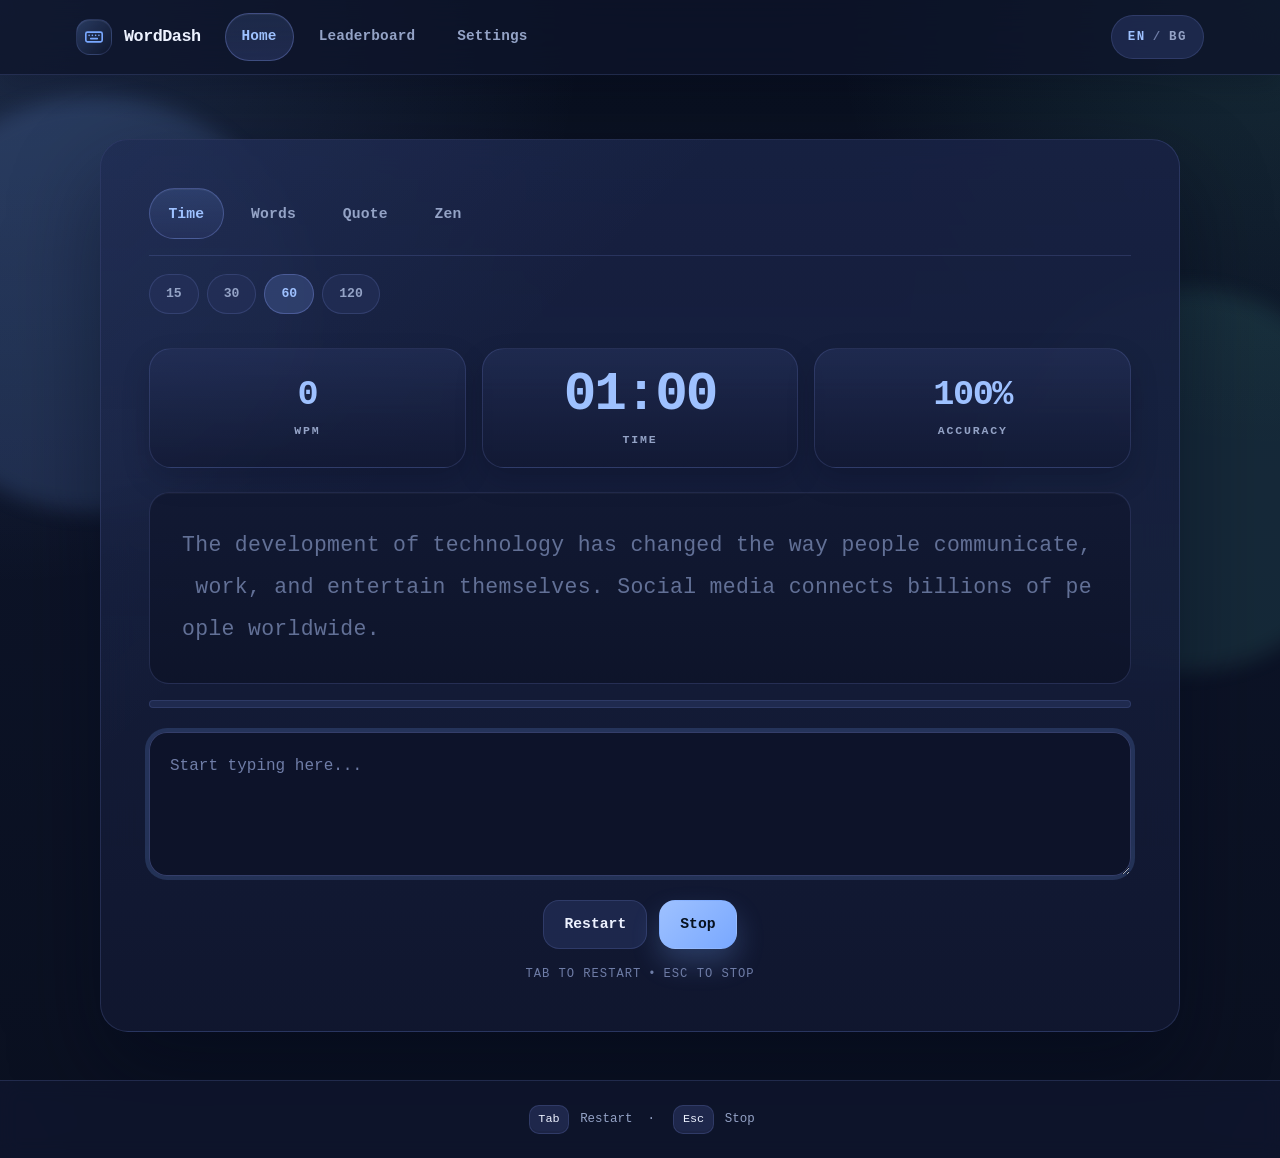
<file: src/index.html>
<!DOCTYPE html>
<html lang="en" data-theme="dark" data-lang="en" data-font="mono" data-caret="line">
<head>
  <meta charset="UTF-8" />
  <meta name="viewport" content="width=device-width, initial-scale=1.0" />
  <meta name="description" content="WordDash — measure your typing speed and accuracy in English and Bulgarian." />
  <title>WordDash — Typing Speed Test</title>

  <!-- Flash prevention: apply theme + lang before CSS renders -->
  <script>
    (function () {
      try {
        var s = JSON.parse(localStorage.getItem('wds_settings') || '{}');
        var l = localStorage.getItem('wds_lang');
        var h = document.documentElement;
        h.dataset.theme = s.theme || 'dark';
        h.dataset.lang  = l ? JSON.parse(l) : 'en';
        h.dataset.font  = s.font  || 'mono';
        h.dataset.caret = s.caret || 'line';
      } catch (e) {}
    })();
  </script>

  <link rel="stylesheet" href="css/themes.css" />
  <link rel="stylesheet" href="css/styles.css" />
  <link rel="stylesheet" href="css/animations.css" />
</head>
<body>

  <!-- Navigation (injected by nav.js) -->
  <nav id="main-nav" role="navigation" aria-label="Main navigation"></nav>

  <main>
    <div class="test-card" role="main">

      <!-- ── Mode tabs ──────────────────────────────────────── -->
      <div class="mode-tabs" role="tablist" aria-label="Test mode">
        <button class="mode-tab active" role="tab" aria-selected="true"
                data-mode="time"  data-i18n="mode.time">Time</button>
        <button class="mode-tab" role="tab" aria-selected="false"
                data-mode="words" data-i18n="mode.words">Words</button>
        <button class="mode-tab" role="tab" aria-selected="false"
                data-mode="quote" data-i18n="mode.quote">Quote</button>
        <button class="mode-tab" role="tab" aria-selected="false"
                data-mode="zen"   data-i18n="mode.zen">Zen</button>
      </div>

      <!-- ── Sub-options ────────────────────────────────────── -->
      <div class="mode-options" aria-label="Mode options">
        <div class="options-group" id="options-time">
          <button class="mode-option" data-value="15">15</button>
          <button class="mode-option" data-value="30">30</button>
          <button class="mode-option active" data-value="60">60</button>
          <button class="mode-option" data-value="120">120</button>
        </div>
        <div class="options-group hidden" id="options-words">
          <button class="mode-option" data-value="10">10</button>
          <button class="mode-option active" data-value="25">25</button>
          <button class="mode-option" data-value="50">50</button>
          <button class="mode-option" data-value="100">100</button>
        </div>
        <div class="options-group hidden" id="options-quote">
          <button class="mode-option active" data-value="short"
                  data-i18n="quote.short">Short</button>
          <button class="mode-option" data-value="medium"
                  data-i18n="quote.medium">Medium</button>
          <button class="mode-option" data-value="long"
                  data-i18n="quote.long">Long</button>
          <button class="mode-option" data-value="mixed"
                  data-i18n="quote.mixed">Mixed</button>
        </div>
        <!-- zen has no sub-options — empty group keeps min-height -->
        <div class="options-group hidden" id="options-zen"></div>
      </div>

      <!-- ── Typing area (hidden when results are shown) ────── -->
      <div id="typing-area">

        <!-- Live stats -->
        <div class="live-stats" aria-live="polite" aria-atomic="true">
          <div class="stat">
            <span class="stat-value" id="live-wpm">0</span>
            <span class="stat-label" data-i18n="stats.wpm">WPM</span>
          </div>
          <div class="stat">
            <span class="stat-value timer-value" id="timer-display">01:00</span>
            <span class="stat-label" data-i18n="stats.time">Time</span>
          </div>
          <div class="stat">
            <span class="stat-value" id="live-accuracy">100%</span>
            <span class="stat-label" data-i18n="stats.accuracy">Accuracy</span>
          </div>
        </div>

        <!-- Reference paragraph (rendered by highlighter.js) -->
        <div id="paragraph-display" class="paragraph"
             aria-label="Text to type" aria-live="polite"></div>

        <!-- Progress bar -->
        <div class="progress-track" role="progressbar"
             aria-valuenow="0" aria-valuemin="0" aria-valuemax="100"
             aria-label="Typing progress">
          <div id="progress-bar" class="progress-bar"></div>
        </div>

        <!-- Input -->
        <textarea
          id="text-input"
          class="typing-input"
          autocomplete="off"
          autocorrect="off"
          autocapitalize="off"
          spellcheck="false"
          data-i18n-placeholder="test.placeholder"
          placeholder="Start typing here..."
          aria-label="Typing input"
        ></textarea>

        <!-- Controls -->
        <div class="controls">
          <button id="restart-btn" class="btn btn-secondary"
                  data-i18n="test.restart">Restart</button>
          <button id="stop-btn" class="btn btn-primary"
                  data-i18n="test.stop">Stop</button>
        </div>

        <p class="hint" data-i18n="test.hint">Tab to restart&nbsp;•&nbsp;Esc to stop</p>
      </div>

      <!-- ── Results panel ──────────────────────────────────── -->
      <div id="results-panel" aria-live="assertive" aria-label="Test results">

        <div class="results-headline">
          <h2 data-i18n="results.title">Test Complete</h2>
          <div class="results-wpm-hero">
            <span class="wpm-number" id="result-wpm">0</span>
            <span class="wpm-label" data-i18n="results.wpm">WPM</span>
          </div>
        </div>

        <div class="results-grid">
          <div class="result-item">
            <span class="result-value" id="result-net-wpm">0</span>
            <span class="result-label" data-i18n="results.net-wpm">Net WPM</span>
          </div>
          <div class="result-item">
            <span class="result-value" id="result-accuracy">0%</span>
            <span class="result-label" data-i18n="results.accuracy">Accuracy</span>
          </div>
          <div class="result-item">
            <span class="result-value" id="result-chars">0/0</span>
            <span class="result-label" data-i18n="results.chars">Characters</span>
          </div>
          <div class="result-item">
            <span class="result-value" id="result-time">0s</span>
            <span class="result-label" data-i18n="results.time">Time</span>
          </div>
          <div class="result-item">
            <span class="result-value result-value--sm" id="result-mode">—</span>
            <span class="result-label" data-i18n="results.mode">Mode</span>
          </div>
          <div class="result-item">
            <span class="result-value result-value--sm" id="result-lang">EN</span>
            <span class="result-label" data-i18n="lb.col-lang">Lang</span>
          </div>
        </div>

        <!-- Save to leaderboard -->
        <div id="save-prompt" class="save-prompt" style="display:none;">
          <input type="text" id="player-name-input" maxlength="24"
                 data-i18n-placeholder="results.name-placeholder"
                 placeholder="Your name…"
                 aria-label="Your name for the leaderboard" />
          <button id="save-score-btn" class="btn btn-primary"
                  data-i18n="results.save">Save Score</button>
        </div>

        <div class="result-actions">
          <button id="try-again-btn" class="btn btn-secondary"
                  data-i18n="results.try-again">Try Again</button>
          <button id="new-test-btn" class="btn btn-primary"
                  data-i18n="results.new-test">New Test</button>
        </div>

      </div>
      <!-- / results-panel -->

    </div>
    <!-- / test-card -->
  </main>

  <footer>
    <p>
      <kbd>Tab</kbd> <span data-i18n="test.restart">Restart</span>
      &nbsp;·&nbsp;
      <kbd>Esc</kbd> <span data-i18n="test.stop">Stop</span>
    </p>
  </footer>

  <script src="js/data/i18n/en.js"></script>
  <script src="js/data/i18n/bg.js"></script>
  <script src="js/data/paragraphs.js"></script>
  <script src="js/data/quotes.js"></script>
  <script src="js/data/words.js"></script>
  <script src="js/worddash.js"></script>
  <script src="js/script.js"></script>
</body>
</html>
</file>
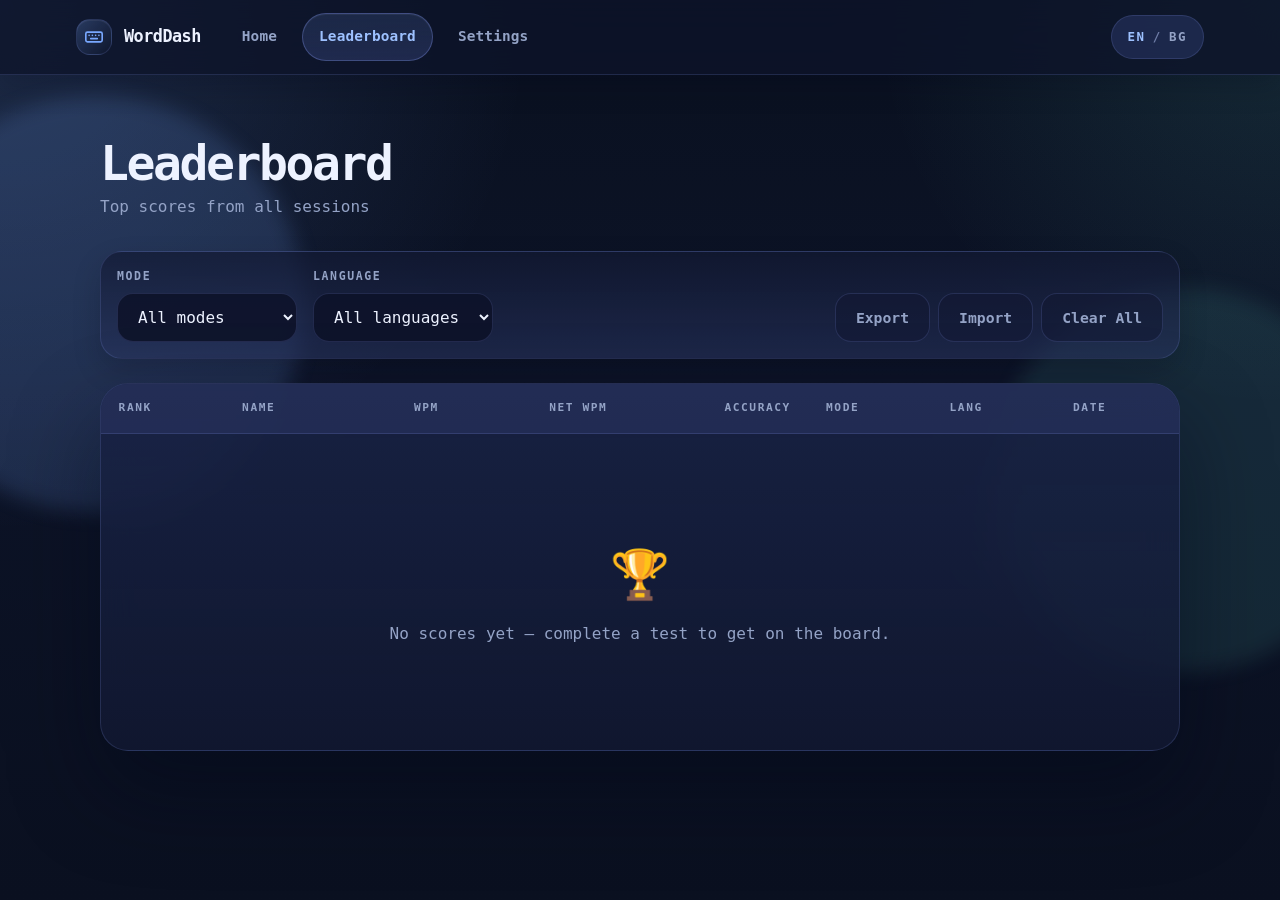
<file: src/leaderboard.html>
<!DOCTYPE html>
<html lang="en" data-theme="dark" data-lang="en" data-font="mono" data-caret="line">
<head>
  <meta charset="UTF-8" />
  <meta name="viewport" content="width=device-width, initial-scale=1.0" />
  <title>WordDash — Leaderboard</title>

  <script>
    (function () {
      try {
        var s = JSON.parse(localStorage.getItem('wds_settings') || '{}');
        var l = localStorage.getItem('wds_lang');
        var h = document.documentElement;
        h.dataset.theme = s.theme || 'dark';
        h.dataset.lang  = l ? JSON.parse(l) : 'en';
        h.dataset.font  = s.font  || 'mono';
        h.dataset.caret = s.caret || 'line';
      } catch (e) {}
    })();
  </script>

  <link rel="stylesheet" href="css/themes.css" />
  <link rel="stylesheet" href="css/styles.css" />
  <link rel="stylesheet" href="css/animations.css" />
  <link rel="stylesheet" href="css/leaderboard.css" />
</head>
<body>

  <nav id="main-nav" role="navigation" aria-label="Main navigation"></nav>

  <main>
    <div class="leaderboard-layout">

      <header class="page-header">
        <h1 data-i18n="lb.title">Leaderboard</h1>
        <p data-i18n="lb.subtitle">Top scores from all sessions</p>
      </header>

      <!-- Action bar -->
      <div class="lb-actions">
        <div class="lb-filters">
          <div class="lb-filter-group">
            <label for="filter-mode" data-i18n="lb.filter-label-mode">Mode</label>
            <select id="filter-mode" class="lb-select" aria-label="Filter by mode">
              <option value="" data-i18n="lb.filter-mode">All modes</option>
              <option value="time-15">time-15</option>
              <option value="time-30">time-30</option>
              <option value="time-60">time-60</option>
              <option value="time-120">time-120</option>
              <option value="words-10">words-10</option>
              <option value="words-25">words-25</option>
              <option value="words-50">words-50</option>
              <option value="words-100">words-100</option>
              <option value="quote-short">quote-short</option>
              <option value="quote-medium">quote-medium</option>
              <option value="quote-long">quote-long</option>
              <option value="zen">zen</option>
            </select>
          </div>

          <div class="lb-filter-group">
            <label for="filter-lang" data-i18n="lb.filter-label-lang">Language</label>
            <select id="filter-lang" class="lb-select" aria-label="Filter by language">
              <option value="" data-i18n="lb.filter-lang">All languages</option>
              <option value="en" data-i18n="lb.lang-en">English</option>
              <option value="bg" data-i18n="lb.lang-bg">Bulgarian</option>
            </select>
          </div>
        </div>

        <div class="lb-action-btns">
          <button id="export-btn" class="btn btn-ghost"
                  data-i18n="lb.export">Export</button>
          <label class="btn btn-ghost" for="import-input" style="cursor:pointer;"
                 data-i18n="lb.import">Import</label>
          <input type="file" id="import-input" class="lb-file-input"
                 accept=".json" aria-label="Import scores file" />
          <button id="clear-btn" class="btn btn-ghost"
                  data-i18n="lb.clear">Clear All</button>
        </div>
      </div>

      <!-- Score table -->
      <div class="lb-table-wrap">
        <table class="lb-table" id="scores-table">
          <thead>
            <tr>
              <th data-i18n="lb.col-rank">Rank</th>
              <th data-i18n="lb.col-name">Name</th>
              <th class="num" data-i18n="lb.col-wpm">WPM</th>
              <th class="num" data-i18n="lb.col-net">Net WPM</th>
              <th class="num" data-i18n="lb.col-acc">Accuracy</th>
              <th data-i18n="lb.col-mode">Mode</th>
              <th data-i18n="lb.col-lang">Lang</th>
              <th data-i18n="lb.col-date">Date</th>
            </tr>
          </thead>
          <tbody>
            <!-- Populated by leaderboard.js -->
          </tbody>
        </table>
      </div>

    </div>
  </main>

  <script src="js/data/i18n/en.js"></script>
  <script src="js/data/i18n/bg.js"></script>
  <script src="js/worddash.js"></script>
  <script src="js/pages/leaderboard.js"></script>
</body>
</html>
</file>
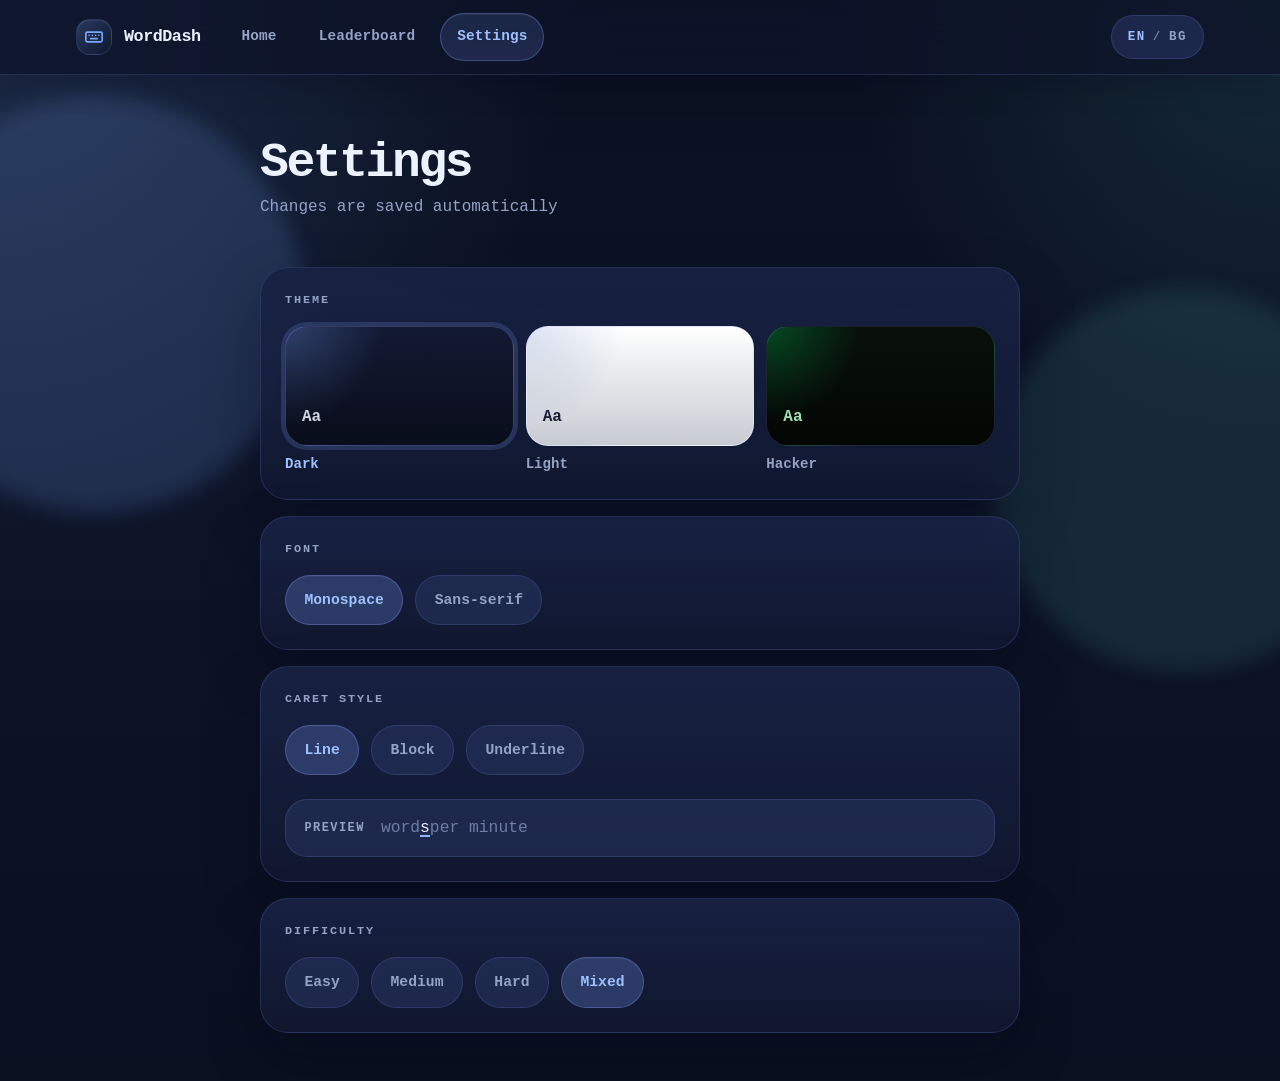
<file: src/settings.html>
<!DOCTYPE html>
<html lang="en" data-theme="dark" data-lang="en" data-font="mono" data-caret="line">
<head>
  <meta charset="UTF-8" />
  <meta name="viewport" content="width=device-width, initial-scale=1.0" />
  <title>WordDash — Settings</title>

  <script>
    (function () {
      try {
        var s = JSON.parse(localStorage.getItem('wds_settings') || '{}');
        var l = localStorage.getItem('wds_lang');
        var h = document.documentElement;
        h.dataset.theme = s.theme || 'dark';
        h.dataset.lang  = l ? JSON.parse(l) : 'en';
        h.dataset.font  = s.font  || 'mono';
        h.dataset.caret = s.caret || 'line';
      } catch (e) {}
    })();
  </script>

  <link rel="stylesheet" href="css/themes.css" />
  <link rel="stylesheet" href="css/styles.css" />
  <link rel="stylesheet" href="css/animations.css" />
  <link rel="stylesheet" href="css/settings.css" />
</head>
<body>

  <nav id="main-nav" role="navigation" aria-label="Main navigation"></nav>

  <main>
    <div class="settings-layout">

      <header class="page-header">
        <h1 data-i18n="settings.title">Settings</h1>
        <p data-i18n="settings.subtitle">Changes are saved automatically</p>
      </header>

      <form id="settings-form" novalidate>

        <!-- Theme -->
        <section class="setting-card">
          <p class="setting-title" data-i18n="settings.theme">Theme</p>
          <div class="theme-group">
            <input type="radio" name="theme" id="theme-dark" value="dark" />
            <label class="theme-swatch" for="theme-dark">
              <span class="swatch-preview dark-swatch">Aa</span>
              <span class="swatch-label" data-i18n="settings.theme-dark">Dark</span>
            </label>

            <input type="radio" name="theme" id="theme-light" value="light" />
            <label class="theme-swatch" for="theme-light">
              <span class="swatch-preview light-swatch">Aa</span>
              <span class="swatch-label" data-i18n="settings.theme-light">Light</span>
            </label>

            <input type="radio" name="theme" id="theme-hacker" value="hacker" />
            <label class="theme-swatch" for="theme-hacker">
              <span class="swatch-preview hacker-swatch">Aa</span>
              <span class="swatch-label" data-i18n="settings.theme-hacker">Hacker</span>
            </label>
          </div>
        </section>

        <!-- Font -->
        <section class="setting-card">
          <p class="setting-title" data-i18n="settings.font">Font</p>
          <div class="pill-group">
            <input type="radio" name="font" id="font-mono" value="mono" />
            <label for="font-mono" data-i18n="settings.font-mono">Monospace</label>

            <input type="radio" name="font" id="font-sans" value="sans" />
            <label for="font-sans" data-i18n="settings.font-sans">Sans-serif</label>
          </div>
        </section>

        <!-- Caret style -->
        <section class="setting-card">
          <p class="setting-title" data-i18n="settings.caret">Caret Style</p>
          <div class="pill-group">
            <input type="radio" name="caret" id="caret-line" value="line" />
            <label for="caret-line" data-i18n="settings.caret-line">Line</label>

            <input type="radio" name="caret" id="caret-block" value="block" />
            <label for="caret-block" data-i18n="settings.caret-block">Block</label>

            <input type="radio" name="caret" id="caret-underline" value="underline" />
            <label for="caret-underline" data-i18n="settings.caret-under">Underline</label>
          </div>

          <div class="caret-preview-wrap">
            <span class="caret-preview-label" data-i18n="settings.preview">Preview</span>
            <span class="caret-preview-text">
              word<span class="caret-char preview-line">s</span>per minute
            </span>
          </div>
        </section>

        <!-- Difficulty -->
        <section class="setting-card">
          <p class="setting-title" data-i18n="settings.difficulty">Difficulty</p>
          <div class="pill-group">
            <input type="radio" name="difficulty" id="diff-easy" value="easy" />
            <label for="diff-easy" data-i18n="settings.diff-easy">Easy</label>

            <input type="radio" name="difficulty" id="diff-medium" value="medium" />
            <label for="diff-medium" data-i18n="settings.diff-medium">Medium</label>

            <input type="radio" name="difficulty" id="diff-hard" value="hard" />
            <label for="diff-hard" data-i18n="settings.diff-hard">Hard</label>

            <input type="radio" name="difficulty" id="diff-mixed" value="mixed" />
            <label for="diff-mixed" data-i18n="settings.diff-mixed">Mixed</label>
          </div>
        </section>

      </form>
    </div>
  </main>

  <script src="js/data/i18n/en.js"></script>
  <script src="js/data/i18n/bg.js"></script>
  <script src="js/worddash.js"></script>
  <script src="js/pages/settings.js"></script>
</body>
</html>
</file>
<file: src/css/themes.css>
/* ============================================================
   WORDDASH - Design System Tokens
   Default theme: dark
   Variants: [data-theme="light"], [data-theme="hacker"]
   ============================================================ */

:root {
  color-scheme: dark;
  --bg: #0b1020;
  --bg-soft: #121933;
  --surface: rgba(18, 25, 51, 0.82);
  --surface-strong: rgba(24, 34, 68, 0.94);
  --surface-alt: rgba(40, 52, 95, 0.72);
  --surface-elevated: rgba(14, 20, 42, 0.94);
  --border: rgba(143, 164, 255, 0.16);
  --border-strong: rgba(143, 164, 255, 0.3);
  --text: #edf2ff;
  --text-muted: #94a3c6;
  --text-soft: #6f7da7;
  --accent: #79a8ff;
  --accent-strong: #9ec1ff;
  --accent-hover: #5f8ff0;
  --accent-warm: #6ee7d8;
  --correct: #8be28c;
  --error-text: #ff889d;
  --error-bg: rgba(255, 136, 157, 0.16);
  --pending: #627096;
  --caret: #8eb3ff;
  --selection: rgba(121, 168, 255, 0.25);
  --bg-gradient:
    radial-gradient(circle at top left, rgba(121, 168, 255, 0.18), transparent 34%),
    radial-gradient(circle at top right, rgba(110, 231, 216, 0.12), transparent 26%),
    linear-gradient(180deg, #09101f 0%, #0d1428 42%, #0a1020 100%);
  --bg-orb-1: rgba(121, 168, 255, 0.16);
  --bg-orb-2: rgba(110, 231, 216, 0.1);
  --shadow-sm: 0 12px 28px rgba(3, 8, 24, 0.18);
  --shadow-md: 0 24px 56px rgba(2, 6, 23, 0.3);
  --shadow-lg: 0 40px 90px rgba(2, 6, 23, 0.42);
  --shadow-focus: 0 0 0 4px rgba(121, 168, 255, 0.18);
  --font-ui: "Segoe UI Variable Text", "Aptos", "Segoe UI", system-ui, sans-serif;
  --font-mono: "Cascadia Code", "JetBrains Mono", "Fira Code", "Consolas", monospace;
  --sp-1: 4px;
  --sp-2: 8px;
  --sp-3: 12px;
  --sp-4: 16px;
  --sp-5: 24px;
  --sp-6: 32px;
  --sp-7: 48px;
  --sp-8: 64px;
  --sp-9: 88px;
  --max-w: 1080px;
  --content-narrow: 760px;
  --nav-h: 74px;
  --r-card: 28px;
  --r-panel: 22px;
  --r-btn: 16px;
  --r-pill: 999px;
  --r-input: 18px;
  --t-fast: 140ms ease;
  --t-base: 240ms ease;
  --t-slow: 420ms cubic-bezier(0.16, 1, 0.3, 1);
}

[data-theme="light"] {
  color-scheme: light;
  --bg: #f4f7fb;
  --bg-soft: #ebf0f7;
  --surface: rgba(255, 255, 255, 0.86);
  --surface-strong: rgba(255, 255, 255, 0.96);
  --surface-alt: rgba(230, 238, 249, 0.86);
  --surface-elevated: rgba(247, 250, 255, 0.96);
  --border: rgba(59, 92, 145, 0.14);
  --border-strong: rgba(59, 92, 145, 0.28);
  --text: #17223d;
  --text-muted: #60708f;
  --text-soft: #8290ab;
  --accent: #2454b8;
  --accent-strong: #163f94;
  --accent-hover: #1b4599;
  --accent-warm: #0d8f87;
  --correct: #287347;
  --error-text: #bf4661;
  --error-bg: rgba(191, 70, 97, 0.12);
  --pending: #9aa8c0;
  --caret: #2454b8;
  --selection: rgba(36, 84, 184, 0.18);
  --bg-gradient:
    radial-gradient(circle at top left, rgba(36, 84, 184, 0.12), transparent 28%),
    radial-gradient(circle at top right, rgba(13, 143, 135, 0.1), transparent 24%),
    linear-gradient(180deg, #f8fbff 0%, #eff4fb 52%, #edf2f9 100%);
  --bg-orb-1: rgba(36, 84, 184, 0.11);
  --bg-orb-2: rgba(13, 143, 135, 0.08);
  --shadow-sm: 0 12px 28px rgba(15, 23, 42, 0.08);
  --shadow-md: 0 22px 54px rgba(15, 23, 42, 0.12);
  --shadow-lg: 0 36px 90px rgba(15, 23, 42, 0.16);
  --shadow-focus: 0 0 0 4px rgba(36, 84, 184, 0.12);
}

[data-theme="hacker"] {
  color-scheme: dark;
  --bg: #040805;
  --bg-soft: #07100a;
  --surface: rgba(4, 12, 7, 0.82);
  --surface-strong: rgba(8, 18, 11, 0.94);
  --surface-alt: rgba(7, 20, 12, 0.82);
  --surface-elevated: rgba(2, 9, 5, 0.96);
  --border: rgba(0, 255, 110, 0.16);
  --border-strong: rgba(0, 255, 110, 0.32);
  --text: #b7ffd0;
  --text-muted: #54a16f;
  --text-soft: #2f6543;
  --accent: #00ff6e;
  --accent-strong: #72ffae;
  --accent-hover: #00db5f;
  --accent-warm: #8eff62;
  --correct: #8eff62;
  --error-text: #ff6b6b;
  --error-bg: rgba(255, 107, 107, 0.16);
  --pending: #23432d;
  --caret: #00ff6e;
  --selection: rgba(0, 255, 110, 0.18);
  --bg-gradient:
    radial-gradient(circle at top left, rgba(0, 255, 110, 0.14), transparent 32%),
    radial-gradient(circle at top right, rgba(142, 255, 98, 0.08), transparent 24%),
    linear-gradient(180deg, #020503 0%, #040805 52%, #020503 100%);
  --bg-orb-1: rgba(0, 255, 110, 0.1);
  --bg-orb-2: rgba(142, 255, 98, 0.06);
  --shadow-sm: 0 12px 28px rgba(0, 0, 0, 0.28);
  --shadow-md: 0 24px 56px rgba(0, 0, 0, 0.4);
  --shadow-lg: 0 40px 90px rgba(0, 0, 0, 0.54);
  --shadow-focus: 0 0 0 4px rgba(0, 255, 110, 0.14);
}

[data-font="mono"] {
  --font-ui: var(--font-mono);
}

[data-font="sans"] {
  --font-ui: "Segoe UI Variable Text", "Aptos", "Segoe UI", system-ui, sans-serif;
}

[data-font="serif"] {
  --font-ui: "Georgia", "Times New Roman", serif;
}
</file>
<file: src/css/styles.css>
/* ============================================================
   WORDDASH - Global Styles
   Depends on: themes.css
   ============================================================ */

*, *::before, *::after {
  box-sizing: border-box;
  margin: 0;
  padding: 0;
}

html {
  font-size: 16px;
  scroll-behavior: smooth;
  -webkit-text-size-adjust: 100%;
}

body {
  position: relative;
  min-height: 100vh;
  display: flex;
  flex-direction: column;
  overflow-x: hidden;
  font-family: var(--font-ui);
  line-height: 1.5;
  color: var(--text);
  background: var(--bg-gradient);
  transition: background var(--t-base), color var(--t-base);
  -webkit-font-smoothing: antialiased;
}

body::before,
body::after {
  content: "";
  position: fixed;
  border-radius: 999px;
  filter: blur(10px);
  pointer-events: none;
  z-index: -1;
}

body::before {
  width: 26rem;
  height: 26rem;
  top: 6rem;
  left: -7rem;
  background: var(--bg-orb-1);
}

body::after {
  width: 24rem;
  height: 24rem;
  top: 18rem;
  right: -6rem;
  background: var(--bg-orb-2);
}

::selection {
  background: var(--selection);
}

a {
  color: inherit;
}

button,
input,
select,
textarea {
  font: inherit;
}

button:focus-visible,
a:focus-visible,
input:focus-visible,
select:focus-visible,
textarea:focus-visible {
  outline: none;
  box-shadow: var(--shadow-focus);
}

nav#main-nav {
  position: sticky;
  top: 0;
  z-index: 200;
  min-height: var(--nav-h);
  backdrop-filter: blur(18px);
  background: color-mix(in srgb, var(--surface-elevated) 82%, transparent);
  border-bottom: 1px solid var(--border);
  box-shadow: var(--shadow-sm);
}

.nav-inner {
  max-width: calc(var(--max-w) + 96px);
  min-height: var(--nav-h);
  margin: 0 auto;
  padding: 0 var(--sp-5);
  display: flex;
  align-items: center;
  gap: var(--sp-4);
}

.nav-brand {
  display: inline-flex;
  align-items: center;
  gap: var(--sp-3);
  text-decoration: none;
  color: var(--text);
  font-size: 1.05rem;
  font-weight: 700;
  letter-spacing: -0.03em;
  transition: transform var(--t-fast), color var(--t-fast);
}

.nav-brand:hover {
  color: var(--accent-strong);
  transform: translateY(-1px);
}

.nav-brand-icon {
  width: 2.25rem;
  height: 2.25rem;
  padding: 0.45rem;
  color: var(--accent);
  background: linear-gradient(135deg, color-mix(in srgb, var(--accent) 24%, transparent), transparent);
  border: 1px solid var(--border);
  border-radius: 14px;
  box-shadow: inset 0 1px 0 rgba(255, 255, 255, 0.06);
  flex-shrink: 0;
}

.nav-brand-text {
  white-space: nowrap;
}

.nav-links {
  list-style: none;
  display: flex;
  gap: var(--sp-2);
  margin-left: var(--sp-2);
}

.nav-links a {
  display: block;
  padding: 0.78rem 1rem;
  border-radius: var(--r-pill);
  border: 1px solid transparent;
  text-decoration: none;
  color: var(--text-muted);
  font-size: 0.9rem;
  font-weight: 600;
  letter-spacing: 0.01em;
  transition: color var(--t-fast), background var(--t-fast), border-color var(--t-fast);
}

.nav-links a:hover {
  color: var(--text);
  background: color-mix(in srgb, var(--surface-alt) 88%, transparent);
  border-color: var(--border);
}

.nav-links a.active {
  color: var(--accent-strong);
  background: linear-gradient(180deg, color-mix(in srgb, var(--accent) 14%, transparent), color-mix(in srgb, var(--surface-alt) 95%, transparent));
  border-color: var(--border-strong);
  box-shadow: inset 0 1px 0 rgba(255, 255, 255, 0.05);
}

.lang-toggle {
  margin-left: auto;
  display: inline-flex;
  align-items: center;
  gap: 0.45rem;
  padding: 0.72rem 1rem;
  background: color-mix(in srgb, var(--surface-alt) 86%, transparent);
  color: var(--text-muted);
  border: 1px solid var(--border);
  border-radius: var(--r-pill);
  cursor: pointer;
  font-size: 0.78rem;
  font-weight: 700;
  letter-spacing: 0.12em;
  transition: transform var(--t-fast), border-color var(--t-fast), color var(--t-fast), background var(--t-fast);
}

.lang-toggle:hover {
  transform: translateY(-1px);
  color: var(--text);
  border-color: var(--border-strong);
}

.lang-toggle .lang-active {
  color: var(--accent-strong);
}

.lang-toggle .lang-sep {
  color: var(--text-soft);
}

.nav-hamburger {
  display: none;
  margin-left: auto;
  padding: 0.8rem;
  border: 1px solid var(--border);
  border-radius: 14px;
  background: color-mix(in srgb, var(--surface-alt) 82%, transparent);
  cursor: pointer;
}

.nav-hamburger span {
  display: block;
  width: 1.15rem;
  height: 2px;
  margin: 4px 0;
  background: var(--text-muted);
  border-radius: 999px;
  transition: background var(--t-fast);
}

.nav-hamburger:hover span {
  background: var(--text);
}

main {
  flex: 1;
  display: flex;
  justify-content: center;
  padding: var(--sp-8) var(--sp-5) var(--sp-7);
}

footer {
  padding: var(--sp-5);
  text-align: center;
  color: var(--text-muted);
  font-size: 0.78rem;
  border-top: 1px solid var(--border);
  background: color-mix(in srgb, var(--surface) 72%, transparent);
  backdrop-filter: blur(10px);
}

footer kbd {
  display: inline-flex;
  align-items: center;
  justify-content: center;
  min-width: 2rem;
  padding: 0.3rem 0.55rem;
  margin: 0 0.2rem;
  font-family: var(--font-mono);
  font-size: 0.74rem;
  border-radius: 10px;
  border: 1px solid var(--border);
  background: color-mix(in srgb, var(--surface-alt) 90%, transparent);
  color: var(--text);
  box-shadow: inset 0 -2px 0 rgba(0, 0, 0, 0.08);
}

.test-card,
.setting-card,
.lb-table-wrap {
  backdrop-filter: blur(18px);
}

.test-card {
  width: min(100%, var(--max-w));
  align-self: flex-start;
  position: relative;
  overflow: hidden;
  padding: var(--sp-7);
  background: linear-gradient(180deg, color-mix(in srgb, var(--surface-strong) 98%, transparent), color-mix(in srgb, var(--surface) 94%, transparent));
  border: 1px solid var(--border);
  border-radius: var(--r-card);
  box-shadow: var(--shadow-lg);
}

.test-card::before {
  content: "";
  position: absolute;
  inset: 0;
  background: linear-gradient(135deg, color-mix(in srgb, var(--accent) 8%, transparent), transparent 32%);
  pointer-events: none;
}

.test-card > * {
  position: relative;
}

.mode-tabs {
  display: flex;
  flex-wrap: wrap;
  gap: var(--sp-2);
  margin-bottom: var(--sp-4);
  padding-bottom: var(--sp-4);
  border-bottom: 1px solid var(--border);
}

.mode-tab {
  padding: 0.85rem 1.15rem;
  border: 1px solid transparent;
  border-radius: var(--r-pill);
  background: transparent;
  color: var(--text-muted);
  font-size: 0.92rem;
  font-weight: 700;
  letter-spacing: 0.01em;
  cursor: pointer;
  transition: transform var(--t-fast), color var(--t-fast), background var(--t-fast), border-color var(--t-fast);
}

.mode-tab:hover {
  transform: translateY(-1px);
  color: var(--text);
  background: color-mix(in srgb, var(--surface-alt) 84%, transparent);
  border-color: var(--border);
}

.mode-tab.active {
  color: var(--accent-strong);
  background: linear-gradient(180deg, color-mix(in srgb, var(--accent) 16%, transparent), color-mix(in srgb, var(--surface-alt) 95%, transparent));
  border-color: var(--border-strong);
  box-shadow: inset 0 1px 0 rgba(255, 255, 255, 0.05);
}

.mode-options {
  min-height: 2.75rem;
  margin-bottom: var(--sp-6);
  display: flex;
  align-items: center;
}

.options-group {
  display: flex;
  flex-wrap: wrap;
  gap: var(--sp-2);
}

.options-group.hidden {
  display: none;
}

.mode-option {
  padding: 0.58rem 1rem;
  border-radius: var(--r-pill);
  border: 1px solid var(--border);
  background: color-mix(in srgb, var(--surface-alt) 74%, transparent);
  color: var(--text-muted);
  font-size: 0.82rem;
  font-weight: 700;
  cursor: pointer;
  transition: transform var(--t-fast), border-color var(--t-fast), color var(--t-fast), background var(--t-fast);
}

.mode-option:hover {
  transform: translateY(-1px);
  color: var(--text);
  border-color: var(--border-strong);
}

.mode-option.active {
  color: var(--accent-strong);
  background: color-mix(in srgb, var(--accent) 12%, var(--surface-alt));
  border-color: var(--border-strong);
}

.live-stats {
  display: grid;
  grid-template-columns: repeat(3, minmax(0, 1fr));
  gap: var(--sp-4);
  margin-bottom: var(--sp-5);
}

.stat {
  min-height: 7.5rem;
  display: flex;
  flex-direction: column;
  justify-content: center;
  align-items: center;
  gap: 0.55rem;
  padding: var(--sp-4);
  background: linear-gradient(180deg, color-mix(in srgb, var(--surface-alt) 72%, transparent), color-mix(in srgb, var(--surface) 90%, transparent));
  border: 1px solid var(--border);
  border-radius: var(--r-panel);
  box-shadow: var(--shadow-sm);
}

.stat-value {
  min-width: 4ch;
  color: var(--accent-strong);
  font-size: clamp(1.75rem, 3vw, 2.2rem);
  line-height: 1;
  font-weight: 800;
  text-align: center;
  letter-spacing: -0.04em;
  font-variant-numeric: tabular-nums;
}

.stat-value.timer-value {
  font-family: var(--font-mono);
  font-size: clamp(2.1rem, 4.5vw, 3.4rem);
}

.stat-label {
  color: var(--text-muted);
  font-size: 0.72rem;
  font-weight: 700;
  letter-spacing: 0.16em;
  text-transform: uppercase;
}

.paragraph {
  margin-bottom: var(--sp-4);
  min-height: 10rem;
  padding: clamp(1.2rem, 3vw, 2rem);
  background: linear-gradient(180deg, color-mix(in srgb, var(--bg-soft) 92%, transparent), color-mix(in srgb, var(--surface-elevated) 96%, transparent));
  border: 1px solid var(--border);
  border-radius: calc(var(--r-panel) - 2px);
  box-shadow: inset 0 1px 0 rgba(255, 255, 255, 0.03);
  font-family: var(--font-mono);
  font-size: clamp(1.08rem, 2.15vw, 1.34rem);
  line-height: 1.95;
  letter-spacing: 0.015em;
  word-break: break-word;
  user-select: none;
}

.char {
  position: relative;
  color: var(--pending);
  transition: color var(--t-fast), background var(--t-fast);
}

.char.correct {
  color: var(--correct);
}

.char.incorrect {
  color: var(--error-text);
  background: var(--error-bg);
  border-radius: 4px;
  animation: wrongPulse 0.3s ease;
}

.char.pending {
  color: var(--pending);
}

.char.caret {
  position: relative;
}

.char.caret::after {
  content: "";
  position: absolute;
  left: 0;
  bottom: -1px;
  width: 100%;
  height: 2px;
  background: var(--caret);
  border-radius: 999px;
  animation: caretBlink 1.1s step-end infinite;
}

[data-caret="block"] .char.caret {
  background: var(--caret);
  color: var(--bg) !important;
  border-radius: 4px;
}

[data-caret="block"] .char.caret::after {
  display: none;
}

[data-caret="underline"] .char.caret::after {
  bottom: -3px;
}

.progress-track {
  margin-bottom: var(--sp-5);
  height: 0.5rem;
  background: color-mix(in srgb, var(--surface-alt) 90%, transparent);
  border-radius: var(--r-pill);
  overflow: hidden;
  border: 1px solid color-mix(in srgb, var(--border) 80%, transparent);
}

.progress-bar {
  width: 0%;
  height: 100%;
  border-radius: var(--r-pill);
  background: linear-gradient(90deg, var(--accent), var(--accent-warm));
  box-shadow: 0 0 24px color-mix(in srgb, var(--accent) 38%, transparent);
  transition: width var(--t-fast);
}

.typing-input {
  display: block;
  width: 100%;
  min-height: 9rem;
  margin-bottom: var(--sp-5);
  padding: 1.2rem 1.25rem;
  resize: vertical;
  border: 1px solid var(--border);
  border-radius: calc(var(--r-panel) - 4px);
  background: color-mix(in srgb, var(--surface-elevated) 95%, transparent);
  color: var(--text);
  font-family: var(--font-mono);
  font-size: 1rem;
  line-height: 1.75;
  transition: border-color var(--t-fast), box-shadow var(--t-fast), background var(--t-fast);
}

.typing-input::placeholder {
  color: var(--text-soft);
}

.typing-input:focus {
  border-color: var(--border-strong);
  box-shadow: var(--shadow-focus);
}

.typing-input:disabled {
  opacity: 0.5;
  cursor: not-allowed;
}

.controls {
  display: flex;
  justify-content: center;
  gap: var(--sp-3);
  margin-bottom: var(--sp-4);
}

.hint {
  text-align: center;
  color: var(--text-soft);
  font-size: 0.76rem;
  letter-spacing: 0.08em;
  text-transform: uppercase;
}

.btn {
  display: inline-flex;
  align-items: center;
  justify-content: center;
  gap: var(--sp-2);
  min-height: 3rem;
  padding: 0.78rem 1.25rem;
  border-radius: var(--r-btn);
  border: 1px solid transparent;
  font-size: 0.92rem;
  font-weight: 700;
  text-decoration: none;
  cursor: pointer;
  transition: transform var(--t-fast), border-color var(--t-fast), background var(--t-fast), color var(--t-fast), box-shadow var(--t-fast), opacity var(--t-fast);
}

.btn:hover {
  transform: translateY(-1px);
}

.btn:active {
  transform: translateY(0);
}

.btn-primary {
  color: #06111f;
  background: linear-gradient(135deg, var(--accent-strong), var(--accent));
  box-shadow: 0 14px 28px color-mix(in srgb, var(--accent) 24%, transparent);
}

.btn-primary:hover {
  background: linear-gradient(135deg, var(--accent-strong), var(--accent-hover));
}

.btn-secondary,
.btn-ghost {
  color: var(--text);
  border-color: var(--border);
  background: color-mix(in srgb, var(--surface-alt) 82%, transparent);
}

.btn-secondary:hover,
.btn-ghost:hover {
  border-color: var(--border-strong);
  background: color-mix(in srgb, var(--surface-alt) 100%, transparent);
}

.btn-ghost {
  color: var(--text-muted);
  background: color-mix(in srgb, var(--surface) 68%, transparent);
}

#results-panel {
  display: none;
}

#results-panel.visible {
  display: block;
  animation: slideUp var(--t-slow) forwards;
}

.results-headline {
  margin-bottom: var(--sp-6);
  text-align: center;
}

.results-headline h2 {
  margin-bottom: var(--sp-3);
  color: var(--text-muted);
  font-size: 0.8rem;
  font-weight: 700;
  letter-spacing: 0.18em;
  text-transform: uppercase;
}

.results-wpm-hero {
  display: flex;
  flex-direction: column;
  align-items: center;
  gap: var(--sp-2);
}

.results-wpm-hero .wpm-number {
  color: var(--accent-strong);
  font-family: var(--font-mono);
  font-size: clamp(4rem, 10vw, 6.8rem);
  font-weight: 800;
  line-height: 0.95;
  letter-spacing: -0.06em;
  font-variant-numeric: tabular-nums;
  text-shadow: 0 0 42px color-mix(in srgb, var(--accent) 24%, transparent);
}

.results-wpm-hero .wpm-label {
  color: var(--text-muted);
  font-size: 0.78rem;
  font-weight: 700;
  letter-spacing: 0.16em;
  text-transform: uppercase;
}

.results-grid {
  display: grid;
  grid-template-columns: repeat(3, minmax(0, 1fr));
  gap: var(--sp-3);
  margin-bottom: var(--sp-5);
}

.result-item {
  display: flex;
  flex-direction: column;
  align-items: center;
  gap: var(--sp-2);
  padding: 1.15rem 1rem;
  background: linear-gradient(180deg, color-mix(in srgb, var(--surface-alt) 74%, transparent), color-mix(in srgb, var(--surface) 94%, transparent));
  border: 1px solid var(--border);
  border-radius: var(--r-panel);
  box-shadow: var(--shadow-sm);
  animation: fadeIn 0.35s ease backwards;
}

.result-item:nth-child(1) { animation-delay: 0.05s; }
.result-item:nth-child(2) { animation-delay: 0.1s; }
.result-item:nth-child(3) { animation-delay: 0.15s; }
.result-item:nth-child(4) { animation-delay: 0.2s; }
.result-item:nth-child(5) { animation-delay: 0.25s; }
.result-item:nth-child(6) { animation-delay: 0.3s; }

.result-value {
  color: var(--text);
  font-family: var(--font-mono);
  font-size: 1.65rem;
  font-weight: 800;
  line-height: 1;
  font-variant-numeric: tabular-nums;
}

.result-value--sm {
  font-size: 1.02rem;
}

.result-label {
  color: var(--text-muted);
  font-size: 0.7rem;
  font-weight: 700;
  letter-spacing: 0.14em;
  text-transform: uppercase;
  text-align: center;
}

.save-prompt {
  display: flex;
  justify-content: center;
  gap: var(--sp-3);
  margin-bottom: var(--sp-4);
}

.save-prompt input {
  flex: 1;
  max-width: 320px;
  min-height: 3rem;
  padding: 0.82rem 1rem;
  border: 1px solid var(--border);
  border-radius: var(--r-btn);
  background: color-mix(in srgb, var(--surface-elevated) 96%, transparent);
  color: var(--text);
  transition: border-color var(--t-fast), box-shadow var(--t-fast);
}

.save-prompt input::placeholder {
  color: var(--text-soft);
}

.save-prompt input:focus {
  border-color: var(--border-strong);
  box-shadow: var(--shadow-focus);
}

.result-actions {
  display: flex;
  justify-content: center;
  gap: var(--sp-3);
}

#typing-area.hidden {
  display: none;
}

.page-header {
  width: min(100%, var(--max-w));
  margin: 0 auto var(--sp-6);
}

.page-header h1 {
  font-size: clamp(2rem, 4vw, 3rem);
  line-height: 1;
  letter-spacing: -0.05em;
}

.page-header p {
  margin-top: var(--sp-2);
  max-width: 40rem;
  color: var(--text-muted);
  font-size: 1rem;
}

@media (max-width: 900px) {
  main {
    padding-top: var(--sp-6);
  }

  .test-card {
    padding: var(--sp-5);
  }

  .live-stats,
  .results-grid {
    grid-template-columns: repeat(2, minmax(0, 1fr));
  }

  .stat:first-child {
    grid-column: 1 / -1;
  }
}

@media (max-width: 720px) {
  :root {
    --nav-h: 68px;
  }

  .nav-inner {
    position: relative;
    padding: 0 var(--sp-4);
  }

  .nav-links {
    display: none;
    position: absolute;
    top: calc(100% + 0.75rem);
    left: var(--sp-4);
    right: var(--sp-4);
    padding: var(--sp-2);
    flex-direction: column;
    gap: var(--sp-1);
    background: color-mix(in srgb, var(--surface-elevated) 96%, transparent);
    border: 1px solid var(--border);
    border-radius: 20px;
    box-shadow: var(--shadow-md);
  }

  .nav-links.open {
    display: flex;
  }

  .nav-hamburger {
    display: inline-flex;
    flex-direction: column;
    justify-content: center;
  }

  .lang-toggle {
    margin-left: 0;
  }

  main {
    padding: var(--sp-5) var(--sp-4) var(--sp-6);
  }

  .test-card {
    padding: var(--sp-4);
    border-radius: 24px;
  }

  .live-stats,
  .results-grid {
    grid-template-columns: 1fr;
  }

  .stat:first-child {
    grid-column: auto;
  }

  .controls,
  .result-actions,
  .save-prompt {
    flex-direction: column;
  }

  .controls .btn,
  .result-actions .btn,
  .save-prompt .btn,
  .save-prompt input {
    width: 100%;
    max-width: none;
  }
}

@media (max-width: 480px) {
  .mode-tabs,
  .options-group {
    gap: var(--sp-2);
  }

  .mode-tab,
  .mode-option {
    width: 100%;
    justify-content: center;
    text-align: center;
  }

  .paragraph {
    min-height: 11rem;
    line-height: 1.8;
  }

  footer {
    padding-left: var(--sp-4);
    padding-right: var(--sp-4);
  }
}
</file>
<file: src/css/animations.css>
/* ============================================================
   WORDDASH — Keyframe Animations
   ============================================================ */

/* --- Caret blink --- */
@keyframes caretBlink {
  0%, 100% { opacity: 1; }
  50%       { opacity: 0; }
}

/* --- Wrong character pulse --- */
@keyframes wrongPulse {
  0%   { transform: translateX(0);    background: var(--error-bg); }
  20%  { transform: translateX(-3px); }
  40%  { transform: translateX(3px);  }
  60%  { transform: translateX(-2px); }
  80%  { transform: translateX(2px);  }
  100% { transform: translateX(0);    }
}

/* --- Results panel slide up --- */
@keyframes slideUp {
  from {
    opacity: 0;
    transform: translateY(18px);
  }
  to {
    opacity: 1;
    transform: translateY(0);
  }
}

/* --- Fade in --- */
@keyframes fadeIn {
  from { opacity: 0; }
  to   { opacity: 1; }
}

/* --- Scale in (for stat numbers) --- */
@keyframes scaleIn {
  from { opacity: 0; transform: scale(0.85); }
  to   { opacity: 1; transform: scale(1); }
}

/* --- Progress bar fill (initial load) --- */
@keyframes fillBar {
  from { width: 0; }
}

/* --- Subtle ping for new score save --- */
@keyframes ping {
  0%    { transform: scale(1);    opacity: 1; }
  75%   { transform: scale(1.15); opacity: 0.4; }
  100%  { transform: scale(1.15); opacity: 0; }
}
</file>
<file: src/css/leaderboard.css>
/* ============================================================
   WORDDASH - Leaderboard Page Styles
   ============================================================ */

.leaderboard-layout {
  width: min(100%, var(--max-w));
}

.lb-actions {
  display: flex;
  align-items: stretch;
  justify-content: space-between;
  gap: var(--sp-4);
  margin-bottom: var(--sp-5);
  padding: var(--sp-4);
  background: linear-gradient(180deg, color-mix(in srgb, var(--surface) 90%, transparent), color-mix(in srgb, var(--surface-alt) 84%, transparent));
  border: 1px solid var(--border);
  border-radius: var(--r-panel);
  box-shadow: var(--shadow-sm);
}

.lb-filters {
  display: flex;
  flex: 1;
  flex-wrap: wrap;
  gap: var(--sp-4);
}

.lb-filter-group {
  min-width: 180px;
  display: flex;
  flex-direction: column;
  gap: var(--sp-2);
}

.lb-filter-group label {
  color: var(--text-muted);
  font-size: 0.72rem;
  font-weight: 700;
  letter-spacing: 0.14em;
  text-transform: uppercase;
}

.lb-select {
  min-height: 3rem;
  min-width: 160px;
  padding: 0.82rem 1rem;
  border: 1px solid var(--border);
  border-radius: 16px;
  background: color-mix(in srgb, var(--surface-elevated) 95%, transparent);
  color: var(--text);
  transition: border-color var(--t-fast), box-shadow var(--t-fast), background var(--t-fast);
  cursor: pointer;
}

.lb-select:focus {
  border-color: var(--border-strong);
  box-shadow: var(--shadow-focus);
}

.lb-file-input {
  display: none;
}

.lb-action-btns {
  display: flex;
  align-items: flex-end;
  flex-wrap: wrap;
  gap: var(--sp-2);
}

.lb-table-wrap {
  overflow: hidden;
  background: linear-gradient(180deg, color-mix(in srgb, var(--surface-strong) 98%, transparent), color-mix(in srgb, var(--surface) 94%, transparent));
  border: 1px solid var(--border);
  border-radius: var(--r-card);
  box-shadow: var(--shadow-lg);
}

.lb-table {
  width: 100%;
  border-collapse: collapse;
}

.lb-table thead {
  background: color-mix(in srgb, var(--surface-alt) 90%, transparent);
}

.lb-table th {
  padding: 1rem 1.1rem;
  text-align: left;
  color: var(--text-muted);
  font-size: 0.7rem;
  font-weight: 700;
  letter-spacing: 0.14em;
  text-transform: uppercase;
  border-bottom: 1px solid var(--border);
  white-space: nowrap;
}

.lb-table td {
  padding: 1rem 1.1rem;
  border-bottom: 1px solid color-mix(in srgb, var(--border) 82%, transparent);
  vertical-align: middle;
  transition: background var(--t-fast);
}

.lb-table tr:last-child td {
  border-bottom: none;
}

.lb-table th.num,
.lb-table td.num {
  text-align: right;
}

.lb-table tbody tr:hover td {
  background: color-mix(in srgb, var(--surface-alt) 72%, transparent);
}

.lb-table tr.rank-1 td {
  background: linear-gradient(90deg, rgba(255, 215, 0, 0.12), transparent 48%);
}

.lb-table tr.rank-2 td {
  background: linear-gradient(90deg, rgba(207, 219, 237, 0.11), transparent 48%);
}

.lb-table tr.rank-3 td {
  background: linear-gradient(90deg, rgba(209, 133, 82, 0.12), transparent 48%);
}

.lb-table tr.rank-1:hover td,
.lb-table tr.rank-2:hover td,
.lb-table tr.rank-3:hover td {
  background-color: color-mix(in srgb, var(--surface-alt) 72%, transparent);
}

.rank-cell {
  width: 64px;
  font-size: 1.2rem;
  font-weight: 700;
}

.name-cell {
  max-width: 220px;
  overflow: hidden;
  text-overflow: ellipsis;
  white-space: nowrap;
  font-weight: 600;
}

.wpm-cell {
  color: var(--accent-strong);
  font-family: var(--font-mono);
  font-size: 1.05rem;
  font-weight: 800;
  font-variant-numeric: tabular-nums;
}

.accuracy-cell,
.net-wpm-cell {
  font-family: var(--font-mono);
  font-variant-numeric: tabular-nums;
}

.mode-badge,
.lang-badge {
  display: inline-flex;
  align-items: center;
  justify-content: center;
  padding: 0.38rem 0.72rem;
  border: 1px solid var(--border);
  border-radius: var(--r-pill);
  background: color-mix(in srgb, var(--surface-alt) 88%, transparent);
  color: var(--text-muted);
  font-size: 0.75rem;
  font-weight: 700;
}

.lang-badge {
  min-width: 3rem;
  color: var(--accent-strong);
  letter-spacing: 0.08em;
}

.date-cell {
  color: var(--text-muted);
  font-size: 0.84rem;
  white-space: nowrap;
}

.lb-empty {
  padding: var(--sp-9) var(--sp-5);
  text-align: center;
  color: var(--text-muted);
}

.lb-empty-icon {
  margin-bottom: var(--sp-3);
  font-size: 3rem;
}

.lb-empty p {
  font-size: 1rem;
}

.score-count {
  margin-bottom: var(--sp-4);
  color: var(--text-muted);
  font-size: 0.85rem;
}

@media (max-width: 900px) {
  .lb-actions {
    flex-direction: column;
  }

  .lb-action-btns {
    align-items: stretch;
  }
}

@media (max-width: 720px) {
  .leaderboard-layout {
    width: 100%;
  }

  .lb-filters {
    flex-direction: column;
  }

  .lb-filter-group {
    min-width: 0;
  }

  .lb-action-btns .btn {
    flex: 1 1 0;
  }

  .lb-table-wrap {
    overflow-x: auto;
  }

  .lb-table {
    min-width: 760px;
  }
}
</file>
<file: src/css/settings.css>
/* ============================================================
   WORDDASH - Settings Page Styles
   ============================================================ */

.settings-layout {
  width: min(100%, var(--content-narrow));
  display: flex;
  flex-direction: column;
  gap: var(--sp-4);
}

#settings-form {
  display: flex;
  flex-direction: column;
  gap: var(--sp-4);
}

.setting-card {
  padding: var(--sp-5);
  background: linear-gradient(180deg, color-mix(in srgb, var(--surface-strong) 98%, transparent), color-mix(in srgb, var(--surface) 94%, transparent));
  border: 1px solid var(--border);
  border-radius: var(--r-card);
  box-shadow: var(--shadow-md);
}

.setting-title {
  margin-bottom: var(--sp-4);
  color: var(--text-muted);
  font-size: 0.74rem;
  font-weight: 700;
  letter-spacing: 0.16em;
  text-transform: uppercase;
}

.pill-group,
.theme-group {
  display: flex;
  flex-wrap: wrap;
  gap: var(--sp-3);
}

.pill-group input[type="radio"],
.theme-group input[type="radio"] {
  position: absolute;
  opacity: 0;
  inline-size: 0;
  block-size: 0;
  pointer-events: none;
}

.pill-group label {
  display: inline-flex;
  align-items: center;
  justify-content: center;
  min-height: 3rem;
  padding: 0.82rem 1.15rem;
  border: 1px solid var(--border);
  border-radius: var(--r-pill);
  background: color-mix(in srgb, var(--surface-alt) 82%, transparent);
  color: var(--text-muted);
  font-size: 0.92rem;
  font-weight: 700;
  cursor: pointer;
  transition: transform var(--t-fast), border-color var(--t-fast), background var(--t-fast), color var(--t-fast), box-shadow var(--t-fast);
}

.pill-group label:hover {
  transform: translateY(-1px);
  color: var(--text);
  border-color: var(--border-strong);
}

.pill-group input[type="radio"]:checked + label {
  color: var(--accent-strong);
  border-color: var(--border-strong);
  background: color-mix(in srgb, var(--accent) 12%, var(--surface-alt));
  box-shadow: inset 0 1px 0 rgba(255, 255, 255, 0.04);
}

.theme-group {
  display: grid;
  grid-template-columns: repeat(3, minmax(0, 1fr));
}

.theme-swatch {
  display: flex;
  flex-direction: column;
  gap: var(--sp-2);
  cursor: pointer;
}

.swatch-preview {
  position: relative;
  min-height: 120px;
  padding: var(--sp-4);
  display: flex;
  align-items: flex-end;
  justify-content: flex-start;
  border: 1px solid var(--border);
  border-radius: 22px;
  font-family: var(--font-mono);
  font-size: 1rem;
  font-weight: 700;
  overflow: hidden;
  transition: transform var(--t-fast), border-color var(--t-fast), box-shadow var(--t-fast);
}

.swatch-preview::before {
  content: "";
  position: absolute;
  inset: 0;
  background: linear-gradient(180deg, transparent, rgba(0, 0, 0, 0.16));
}

.swatch-preview.dark-swatch {
  background:
    radial-gradient(circle at top left, rgba(121, 168, 255, 0.28), transparent 38%),
    linear-gradient(180deg, #121933 0%, #0b1020 100%);
  color: #edf2ff;
}

.swatch-preview.light-swatch {
  background:
    radial-gradient(circle at top left, rgba(36, 84, 184, 0.16), transparent 38%),
    linear-gradient(180deg, #ffffff 0%, #edf2f9 100%);
  color: #17223d;
}

.swatch-preview.hacker-swatch {
  background:
    radial-gradient(circle at top left, rgba(0, 255, 110, 0.24), transparent 36%),
    linear-gradient(180deg, #08100a 0%, #040805 100%);
  color: #b7ffd0;
}

.theme-swatch:hover .swatch-preview {
  transform: translateY(-2px);
  border-color: var(--border-strong);
}

.theme-group input[type="radio"]:checked + .theme-swatch .swatch-preview {
  border-color: var(--border-strong);
  box-shadow: var(--shadow-focus);
}

.swatch-label {
  color: var(--text-muted);
  font-size: 0.88rem;
  font-weight: 700;
}

.theme-group input[type="radio"]:checked + .theme-swatch .swatch-label {
  color: var(--accent-strong);
}

.caret-preview-wrap {
  display: flex;
  align-items: center;
  gap: var(--sp-4);
  margin-top: var(--sp-5);
  padding: 1rem 1.15rem;
  background: color-mix(in srgb, var(--surface-alt) 82%, transparent);
  border: 1px solid var(--border);
  border-radius: var(--r-panel);
}

.caret-preview-label {
  color: var(--text-muted);
  font-size: 0.75rem;
  font-weight: 700;
  letter-spacing: 0.12em;
  text-transform: uppercase;
  white-space: nowrap;
}

.caret-preview-text {
  color: var(--text-soft);
  font-family: var(--font-mono);
  font-size: 1.02rem;
}

.caret-preview-text .caret-char {
  position: relative;
  color: var(--text);
}

.caret-preview-text .caret-char.preview-line::after {
  content: "";
  position: absolute;
  left: 0;
  bottom: 0;
  width: 100%;
  height: 2px;
  background: var(--caret);
  animation: caretBlink 1.1s step-end infinite;
}

.caret-preview-text .caret-char.preview-block {
  background: var(--caret);
  color: var(--bg);
  border-radius: 4px;
  animation: caretBlink 1.1s step-end infinite;
}

.caret-preview-text .caret-char.preview-underline::after {
  content: "";
  position: absolute;
  left: 0;
  bottom: -2px;
  width: 100%;
  height: 2px;
  background: var(--caret);
  animation: caretBlink 1.1s step-end infinite;
}

@media (max-width: 720px) {
  .theme-group {
    grid-template-columns: 1fr;
  }

  .caret-preview-wrap {
    flex-direction: column;
    align-items: flex-start;
  }
}
</file>
